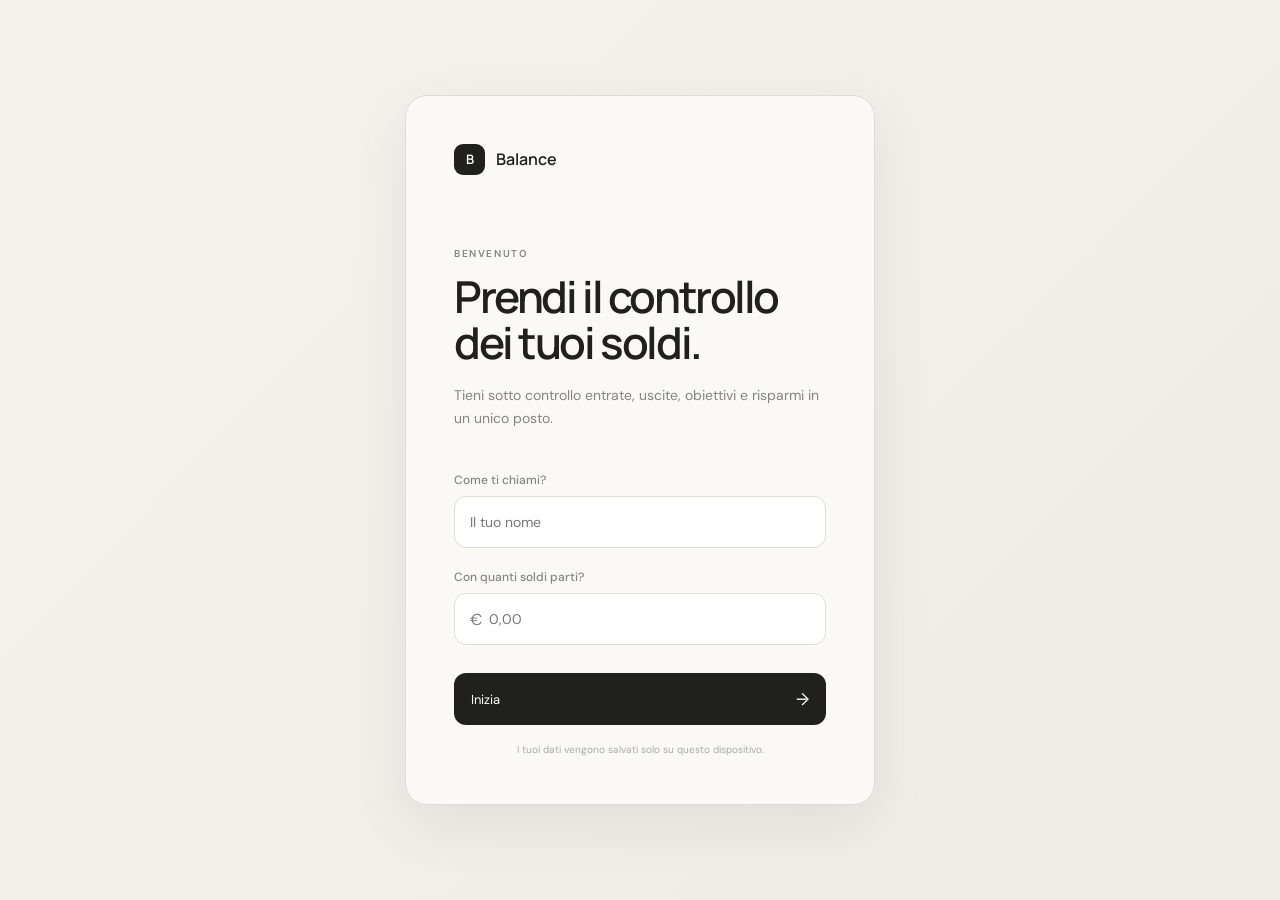
<file: index.html>
<!DOCTYPE html>
<html lang="it">
<head>
    <meta charset="UTF-8">
    <meta name="viewport" content="width=device-width, initial-scale=1.0">

    <title>Balance</title>

    <link rel="stylesheet" href="css/style.css">
</head>

<body>

    <main class="onboarding">

        <div class="onboarding-card">

            <div class="brand">
                <div class="brand-mark">B</div>
                <span>Balance</span>
            </div>

            <div class="welcome">
                <p class="eyebrow">BENVENUTO</p>

                <h1>
                    Prendi il controllo<br>
                    dei tuoi soldi.
                </h1>

                <p class="subtitle">
                    Tieni sotto controllo entrate, uscite,
                    obiettivi e risparmi in un unico posto.
                </p>
            </div>

            <form id="setupForm">

                <div class="input-group">
                    <label for="name">Come ti chiami?</label>

                    <input
                        type="text"
                        id="name"
                        name="name"
                        placeholder="Il tuo nome"
                        autocomplete="name"
                        required
                    >
                </div>

                <div class="input-group">
                    <label for="initialBalance">
                        Con quanti soldi parti?
                    </label>

                    <div class="money-input">
                        <span>€</span>

                        <input
                            type="number"
                            id="initialBalance"
                            name="initialBalance"
                            placeholder="0,00"
                            min="0"
                            step="0.01"
                            inputmode="decimal"
                            required
                        >
                    </div>
                </div>

                <button type="submit" class="primary-button">
                    Inizia
                    <span>→</span>
                </button>

            </form>

            <p class="privacy-note">
                I tuoi dati vengono salvati solo su questo dispositivo.
            </p>

        </div>

    </main>

    <script src="js/app.js"></script>

</body>
</html>
</file>
<file: css/style.css>
@import url('https://fonts.googleapis.com/css2?family=DM+Sans:wght@400;500;600&family=Manrope:wght@400;500;600;700&display=swap');

:root {
    --bg: #f4f2ed;
    --surface: #faf9f6;
    --surface-dark: #222321;

    --text: #20211f;
    --muted: #85857f;
    --light-muted: #aaa9a2;

    --line: #dddcd6;

    --green: #587b61;
    --red: #a4665e;

    --radius: 18px;

    --sans: "DM Sans", -apple-system, BlinkMacSystemFont, sans-serif;
    --display: "Manrope", -apple-system, BlinkMacSystemFont, sans-serif;

    --ease: cubic-bezier(.22, .75, .2, 1);
}

* {
    box-sizing: border-box;
    margin: 0;
    padding: 0;
}

html {
    background: var(--bg);
    color: var(--text);

    font-family: var(--sans);

    -webkit-font-smoothing: antialiased;
    text-rendering: optimizeLegibility;
}

body {
    min-height: 100vh;
    background: var(--bg);
}

/* =========================================================
   ONBOARDING
========================================================= */

.onboarding {
    min-height: 100vh;

    display: grid;
    place-items: center;

    padding: 30px;

    background:
        linear-gradient(
            135deg,
            #f4f2ed 0%,
            #eeece6 100%
        );
}

.onboarding-card {
    width: min(470px, 100%);

    padding: 48px;

    background: var(--surface);

    border: 1px solid var(--line);

    border-radius: 22px;

    box-shadow:
        0 20px 60px rgba(35, 34, 30, .07);

    animation: onboardingIn .7s var(--ease);
}

.brand {
    display: flex;
    align-items: center;

    gap: 11px;

    font-family: var(--display);

    font-size: 16px;
    font-weight: 600;
}

.brand-mark {
    width: 31px;
    height: 31px;

    display: grid;
    place-items: center;

    border-radius: 9px;

    background: var(--text);
    color: white;

    font-size: 13px;
}

.welcome {
    margin-top: 72px;
    margin-bottom: 42px;
}

.eyebrow {
    font-size: 10px;
    font-weight: 600;

    letter-spacing: .16em;

    color: var(--muted);
}

.welcome h1 {
    margin-top: 13px;

    font-family: var(--display);

    font-size: 44px;
    line-height: 1.05;

    letter-spacing: -.055em;

    font-weight: 600;
}

.subtitle {
    max-width: 370px;

    margin-top: 19px;

    color: var(--muted);

    font-size: 14px;
    line-height: 1.65;
}

#setupForm {
    display: flex;
    flex-direction: column;

    gap: 21px;
}

.input-group {
    display: flex;
    flex-direction: column;

    gap: 8px;
}

.input-group label {
    font-size: 12px;
    font-weight: 500;

    color: var(--muted);
}

.input-group input {
    width: 100%;
    height: 52px;

    padding: 0 15px;

    border: 1px solid var(--line);
    border-radius: 12px;

    outline: none;

    background: #fff;

    color: var(--text);

    font-family: var(--sans);
    font-size: 14px;

    transition:
        border-color .2s ease,
        box-shadow .2s ease;
}

.input-group input:focus {
    border-color: #8f8e88;

    box-shadow:
        0 0 0 3px rgba(60, 60, 55, .06);
}

.money-input {
    position: relative;
}

.money-input > span {
    position: absolute;

    left: 16px;
    top: 50%;

    transform: translateY(-50%);

    color: var(--muted);
}

.money-input input {
    padding-left: 34px;
}

.money-input input::-webkit-inner-spin-button,
.money-input input::-webkit-outer-spin-button {
    -webkit-appearance: none;
}

.primary-button {
    width: 100%;
    height: 52px;

    display: flex;
    align-items: center;
    justify-content: space-between;

    margin-top: 7px;

    padding: 0 17px;

    border: 0;
    border-radius: 12px;

    background: var(--text);
    color: white;

    font-family: var(--sans);
    font-size: 13px;

    cursor: pointer;

    transition:
        transform .25s var(--ease),
        background .25s ease;
}

.primary-button:hover {
    background: #30312e;

    transform: translateY(-2px);
}

.primary-button span {
    font-size: 17px;

    transition: transform .25s ease;
}

.primary-button:hover span {
    transform: translateX(4px);
}

.privacy-note {
    margin-top: 18px;

    text-align: center;

    color: var(--light-muted);

    font-size: 10px;
}

/* =========================================================
   APP
========================================================= */

.app {
    min-height: 100vh;
}

/* =========================================================
   NAVIGATION
========================================================= */

.sidebar {
    position: fixed;

    top: 0;
    left: 0;
    bottom: 0;

    width: 215px;

    display: flex;
    flex-direction: column;

    padding: 34px 25px;

    border-right: 1px solid var(--line);

    background: var(--bg);

    z-index: 20;
}

.sidebar-brand {
    display: flex;
    align-items: center;

    gap: 10px;

    font-family: var(--display);

    font-size: 15px;
    font-weight: 600;
}

.sidebar-brand .brand-mark {
    width: 28px;
    height: 28px;
}

.navigation {
    display: flex;
    flex-direction: column;

    gap: 3px;

    margin-top: 70px;
}

.nav-item {
    position: relative;

    display: flex;
    align-items: center;

    gap: 12px;

    height: 42px;

    padding: 0 10px;

    color: var(--muted);

    text-decoration: none;

    font-size: 12px;

    transition:
        color .2s ease,
        transform .25s var(--ease);
}

.nav-item::before {
    content: "";

    position: absolute;

    left: -25px;

    width: 2px;
    height: 0;

    background: var(--text);

    transition: height .25s var(--ease);
}

.nav-item:hover {
    color: var(--text);

    transform: translateX(2px);
}

.nav-item.active {
    color: var(--text);

    font-weight: 600;
}

.nav-item.active::before {
    height: 18px;
}

.nav-icon {
    width: 18px;

    font-size: 15px;

    text-align: center;
}

.sidebar-bottom {
    margin-top: auto;
}

.sidebar-user {
    display: flex;
    align-items: center;

    gap: 10px;
}

.user-avatar {
    width: 31px;
    height: 31px;

    display: grid;
    place-items: center;

    border-radius: 50%;

    background: var(--text);
    color: white;

    font-size: 10px;
    font-weight: 600;
}

.sidebar-user div:last-child {
    display: flex;
    flex-direction: column;

    gap: 3px;
}

.sidebar-user strong {
    font-size: 11px;
}

.sidebar-user span {
    font-size: 9px;

    color: var(--muted);
}

/* =========================================================
   MAIN
========================================================= */

.main-content {
    min-height: 100vh;

    margin-left: 215px;

    padding: 54px 7vw 70px;

    max-width: 1500px;
}

/* =========================================================
   TOPBAR
========================================================= */

.topbar {
    display: flex;
    justify-content: space-between;
    align-items: flex-start;

    padding-bottom: 25px;

    border-bottom: 1px solid var(--line);
}

.topbar-date {
    margin-bottom: 7px;

    color: var(--muted);

    font-size: 10px;

    text-transform: uppercase;

    letter-spacing: .13em;
}

.topbar h1 {
    font-family: var(--display);

    font-size: 28px;

    letter-spacing: -.045em;

    font-weight: 600;
}

.profile-button {
    width: 35px;
    height: 35px;

    display: grid;
    place-items: center;

    border: 1px solid var(--line);
    border-radius: 50%;

    background: transparent;

    color: var(--text);

    font-family: var(--sans);
    font-size: 10px;
    font-weight: 600;

    cursor: pointer;

    transition:
        background .2s ease,
        transform .2s ease;
}

.profile-button:hover {
    background: var(--surface);

    transform: rotate(5deg);
}

/* =========================================================
   DASHBOARD GRID
========================================================= */

.dashboard-grid {
    display: grid;

    grid-template-columns:
        minmax(0, 1.55fr)
        minmax(280px, .85fr);

    gap: 0 55px;

    margin-top: 47px;
}

/* =========================================================
   CARDS
========================================================= */

.dashboard-card {
    background: transparent;

    border: 0;

    border-radius: 0;

    box-shadow: none;

    animation: sectionIn .65s var(--ease) both;
}

.dashboard-card:hover {
    transform: none;
}

/* =========================================================
   BALANCE
========================================================= */

.balance-card {
    grid-column: 1 / -1;

    padding-bottom: 44px;

    border-bottom: 1px solid var(--line);

    color: var(--text);

    min-height: auto;
}

.balance-card .card-header {
    color: var(--muted);
}

.balance-value {
    margin-top: 14px;

    font-family: var(--display);

    font-size: clamp(64px, 9vw, 112px);

    line-height: .92;

    letter-spacing: -.085em;

    font-weight: 500;
}

.balance-footer {
    position: static;

    margin-top: 22px;
}

.balance-status {
    display: flex;
    align-items: center;

    gap: 8px;

    color: var(--muted);

    font-size: 10px;
}

.status-dot {
    width: 6px;
    height: 6px;

    border-radius: 50%;

    background: var(--green);
}

/* =========================================================
   GENERIC CARD HEADER
========================================================= */

.card-header {
    display: flex;

    align-items: center;
    justify-content: space-between;

    color: var(--muted);

    font-size: 10px;

    text-transform: uppercase;

    letter-spacing: .11em;
}

.card-title {
    display: flex;
    align-items: center;

    gap: 9px;
}

.card-icon {
    width: auto;
    height: auto;

    background: none !important;

    border-radius: 0;

    font-size: 16px;
}

.income-icon {
    color: var(--green);
}

.expense-icon {
    color: var(--red);
}

.goal-icon {
    color: var(--text);
}

.card-menu {
    border: 0;

    background: transparent;

    color: var(--light-muted);

    cursor: pointer;

    letter-spacing: 2px;
}

/* =========================================================
   INCOME / EXPENSE
========================================================= */

.dashboard-grid > .dashboard-card:nth-child(2),
.dashboard-grid > .dashboard-card:nth-child(3) {

    padding: 32px 0 37px;

    border-bottom: 1px solid var(--line);
}

.dashboard-grid > .dashboard-card:nth-child(2) {
    grid-column: 1;
}

.dashboard-grid > .dashboard-card:nth-child(3) {
    grid-column: 2;
}

.stat-value {
    margin-top: 22px;

    font-family: var(--display);

    font-size: 38px;

    letter-spacing: -.055em;

    font-weight: 500;
}

.last-movement {
    margin-top: 9px;

    color: var(--muted);

    font-size: 10px;
}

/* =========================================================
   GOALS
========================================================= */

.goals-card {
    grid-column: 1 / -1;

    padding: 35px 0;

    border-bottom: 1px solid var(--line);
}

.small-button {
    width: 29px;
    height: 29px;

    display: grid;
    place-items: center;

    border: 1px solid var(--line);
    border-radius: 50%;

    background: transparent;

    color: var(--text);

    font-size: 17px;

    cursor: pointer;

    transition:
        background .2s ease,
        transform .25s var(--ease);
}

.small-button:hover {
    background: var(--surface);

    transform: rotate(90deg);
}

.goals-list {
    display: grid;

    grid-template-columns:
        repeat(auto-fit, minmax(230px, 1fr));

    gap: 30px;

    margin-top: 30px;
}

.goal-top {
    display: flex;

    justify-content: space-between;

    align-items: flex-end;

    margin-bottom: 12px;
}

.goal-top div {
    display: flex;
    flex-direction: column;

    gap: 5px;
}

.goal-top strong {
    font-size: 12px;
    font-weight: 600;
}

.goal-top span {
    color: var(--muted);

    font-size: 10px;
}

.goal-top > strong {
    color: var(--muted);

    font-family: var(--display);

    font-size: 13px;
}

.progress-bar {
    height: 3px;

    overflow: hidden;

    background: #dddcd6;
}

.progress-fill {
    height: 100%;

    background: var(--text);

    transition: width 1s var(--ease);
}

/* =========================================================
   RECENT MOVEMENTS
========================================================= */

.recent-card {
    grid-column: 1;

    padding-top: 40px;
}

.view-all {
    color: var(--muted);

    font-size: 10px;

    text-decoration: none;

    text-transform: none;

    letter-spacing: 0;

    transition: color .2s ease;
}

.view-all:hover {
    color: var(--text);
}

.recent-movements {
    margin-top: 21px;
}

.recent-movement {
    display: flex;
    align-items: center;
    justify-content: space-between;

    min-height: 59px;

    border-bottom: 1px solid var(--line);

    animation: rowIn .45s var(--ease) both;
}

.movement-left {
    display: flex;
    align-items: center;

    gap: 12px;
}

.movement-icon {
    width: 29px;
    height: 29px;

    display: grid;
    place-items: center;

    border-radius: 50%;

    font-size: 13px;
}

.movement-income {
    background: #e5ede6;
    color: var(--green);
}

.movement-expense {
    background: #efe3e1;
    color: var(--red);
}

.movement-info {
    display: flex;
    flex-direction: column;

    gap: 4px;
}

.movement-info strong {
    max-width: 240px;

    overflow: hidden;
    text-overflow: ellipsis;
    white-space: nowrap;

    font-size: 12px;
    font-weight: 500;
}

.movement-info span {
    color: var(--muted);

    font-size: 9px;
}

.movement-amount {
    font-family: var(--display);

    font-size: 12px;
    font-weight: 500;
}

.amount-income {
    color: var(--green);
}

.amount-expense {
    color: var(--red);
}

/* =========================================================
   EMPTY STATE
========================================================= */

.empty-state {
    min-height: 180px;

    display: flex;
    flex-direction: column;

    align-items: center;
    justify-content: center;

    text-align: center;
}

.empty-icon {
    margin-bottom: 12px;

    color: var(--light-muted);

    font-size: 20px;
}

.empty-state p {
    font-size: 12px;
    font-weight: 500;
}

.empty-state span {
    margin-top: 5px;

    color: var(--muted);

    font-size: 10px;
}

/* =========================================================
   ACTION
========================================================= */

.action-card {
    grid-column: 2;

    align-self: start;

    margin-top: 40px;

    padding: 27px;

    border-radius: 16px;

    background: var(--surface-dark);

    color: white;

    min-height: 205px;

    overflow: hidden;
}

.action-card::after {
    content: "";

    position: absolute;

    width: 150px;
    height: 150px;

    right: -70px;
    bottom: -70px;

    border: 1px solid rgba(255,255,255,.1);

    border-radius: 50%;
}

.action-content {
    min-height: 150px;

    display: flex;
    flex-direction: column;
    justify-content: space-between;
}

.action-card .eyebrow {
    color: rgba(255,255,255,.42);
}

.action-card h2 {
    margin-top: 9px;

    font-family: var(--display);

    font-size: 25px;

    line-height: 1.08;

    letter-spacing: -.055em;

    font-weight: 500;
}

.primary-action {
    display: flex;
    align-items: center;
    justify-content: space-between;

    padding: 0;

    color: white;

    text-decoration: none;

    font-size: 11px;

    border: 0;

    background: transparent;
}

.primary-action span {
    font-size: 17px;

    transition: transform .25s ease;
}

.primary-action:hover span {
    transform: translateX(5px);
}

/* =========================================================
   ANIMATIONS
========================================================= */

@keyframes onboardingIn {
    from {
        opacity: 0;
        transform: translateY(15px) scale(.985);
    }

    to {
        opacity: 1;
        transform: translateY(0) scale(1);
    }
}

@keyframes sectionIn {
    from {
        opacity: 0;
        transform: translateY(12px);
    }

    to {
        opacity: 1;
        transform: translateY(0);
    }
}

@keyframes rowIn {
    from {
        opacity: 0;
        transform: translateX(-8px);
    }

    to {
        opacity: 1;
        transform: translateX(0);
    }
}

/* =========================================================
   MOBILE
========================================================= */

@media (max-width: 850px) {

    .sidebar {
        position: fixed;

        top: auto;
        right: 0;
        bottom: 0;
        left: 0;

        width: 100%;
        height: 66px;

        flex-direction: row;

        padding: 7px 14px;

        border-right: 0;
        border-top: 1px solid var(--line);

        z-index: 50;
    }

    .sidebar-brand,
    .sidebar-bottom {
        display: none;
    }

    .navigation {
        width: 100%;

        margin: 0;

        flex-direction: row;

        justify-content: space-around;

        gap: 4px;
    }

    .nav-item {
        flex: 1;

        height: 52px;

        flex-direction: column;
        justify-content: center;

        gap: 3px;

        padding: 0;

        font-size: 8px;
    }

    .nav-item::before {
        display: none;
    }

    .nav-icon {
        font-size: 16px;
    }

    .main-content {
        margin-left: 0;

        padding: 35px 22px 100px;
    }

    .dashboard-grid {
        grid-template-columns: 1fr;

        gap: 0;
    }

    .dashboard-grid > .dashboard-card:nth-child(2),
    .dashboard-grid > .dashboard-card:nth-child(3),
    .recent-card,
    .action-card {
        grid-column: 1;
    }

    .action-card {
        margin-top: 30px;
    }
}

@media (max-width: 520px) {

    .onboarding {
        padding: 15px;
    }

    .onboarding-card {
        padding: 32px 25px;
    }

    .welcome {
        margin-top: 55px;
    }

    .welcome h1 {
        font-size: 36px;
    }

    .main-content {
        padding-left: 18px;
        padding-right: 18px;
    }

    .topbar h1 {
        font-size: 25px;
    }

    .balance-value {
        font-size: 62px;
    }

    .stat-value {
        font-size: 34px;
    }

    .dashboard-grid > .dashboard-card:nth-child(2),
    .dashboard-grid > .dashboard-card:nth-child(3) {
        padding-top: 28px;
        padding-bottom: 30px;
    }

}
</file>
